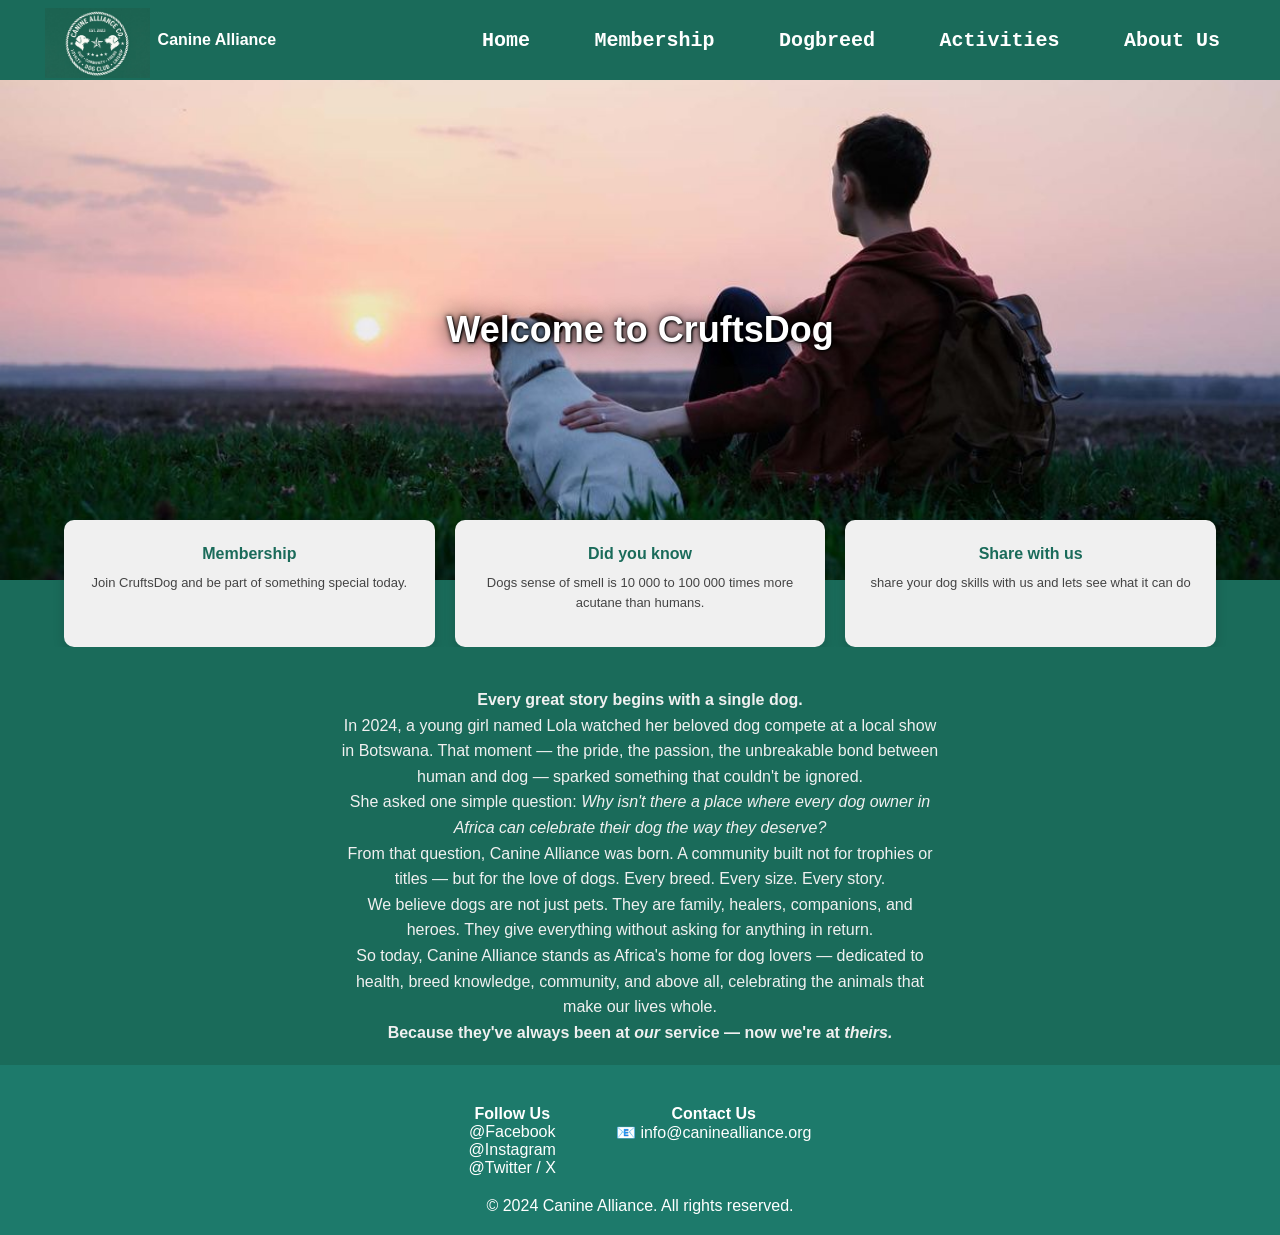
<file: index.html>
<!DOCTYPE html>
<html>
<head>
  <meta charset="utf-8">
  <meta http-equiv="X-UA-Compatible" content="IE=edge">
  <title>Home page - Canine Alliance</title>
  <meta name="description" content="">
  <meta name="viewport" content="width=device-width, initial-scale=1">
  <link rel="stylesheet" href="dogpage.css">
</head>
<body>

<header class="main-header">
  <div class="logo-box">
  <img src="Screenshot 2026-05-05 000600.png" alt="Logo: CruftsDog" class="logo">
  <span class="logo-text">Canine Alliance</span>
  </div>
  </div>
</a>
  <nav>
   <ul class="main-nav-links">
    <a href="index.html">Home</a>
      <a href="Membership.html">Membership</a>
      <a href="Dogbreed.html">Dogbreed</a>
      <a href="Activities.html">Activities</a>
      <a href="About_Us.html">About Us</a>
    </ul>
  </nav>
</header>


<div class="slideshow-container">

  <div class="slide active">
    <img src="slide show 4.jpg" alt="Slide 1">
    <div class="slide-text">
      <h2>Welcome to CruftsDog</h2>
    </div>
  </div>

  <!-- content for the cards  -->
  <div class="cards-container">
    <div class="card">
      <h3>Membership</h3>
      <p>Join CruftsDog and be part of something special today.</p>
    </div>
   
    <div class="card">
      <h3>Did you know</h3>
      <p>Dogs sense of smell is 10 000 to 100 000 times more acutane than humans.</p>
    </div>
   
    <div class="card">
      <h3>Share with us </h3>
      <p>share your dog skills with us and lets see what it can do</p>
    </div>
  </div>

</div>

<!-- About Section -->
<div class="about-section">
<div class="about-text">
  <p><strong>Every great story begins with a single dog.</strong></p>
  <p>In 2024, a young girl named Lola watched her beloved dog compete at a local 
  show in Botswana. That moment — the pride, the passion, the unbreakable bond 
  between human and dog — sparked something that couldn't be ignored.</p>
  <p>She asked one simple question: <em>Why isn't there a place where every dog 
  owner in Africa can celebrate their dog the way they deserve?</em></p>
  <p>From that question, Canine Alliance was born. A community built not for trophies 
  or titles — but for the love of dogs. Every breed. Every size. Every story.</p>
  <p>We believe dogs are not just pets. They are family, healers, companions, 
  and heroes. They give everything without asking for anything in return.</p>
  <p>So today, Canine Alliance stands as Africa's home for dog lovers — dedicated to 
  health, breed knowledge, community, and above all, celebrating the animals 
  that make our lives whole.</p>
  <p><strong>Because they've always been at <em>our</em> service — now we're at <em>theirs.</em></strong></p>
</div>
</div>
<footer class="footer">
  <div class="footer-container">
    <div class="footer-col">
      <h4>Follow Us</h4>
      <p><a href="#">@Facebook</a></p>
      <p><a href="#">@Instagram</a></p>
      <p><a href="#">@Twitter / X</a></p>
    </div>

    <div class="footer-col">
      <h4>Contact Us</h4>
      <p>📧 info@caninealliance.org</p>
    </div>
   </div>

  <div class="footer-bottom">
    <p>&copy 2024 Canine Alliance. All rights reserved.</p>
  </div>

</footer>
</body>
</html>
</file>
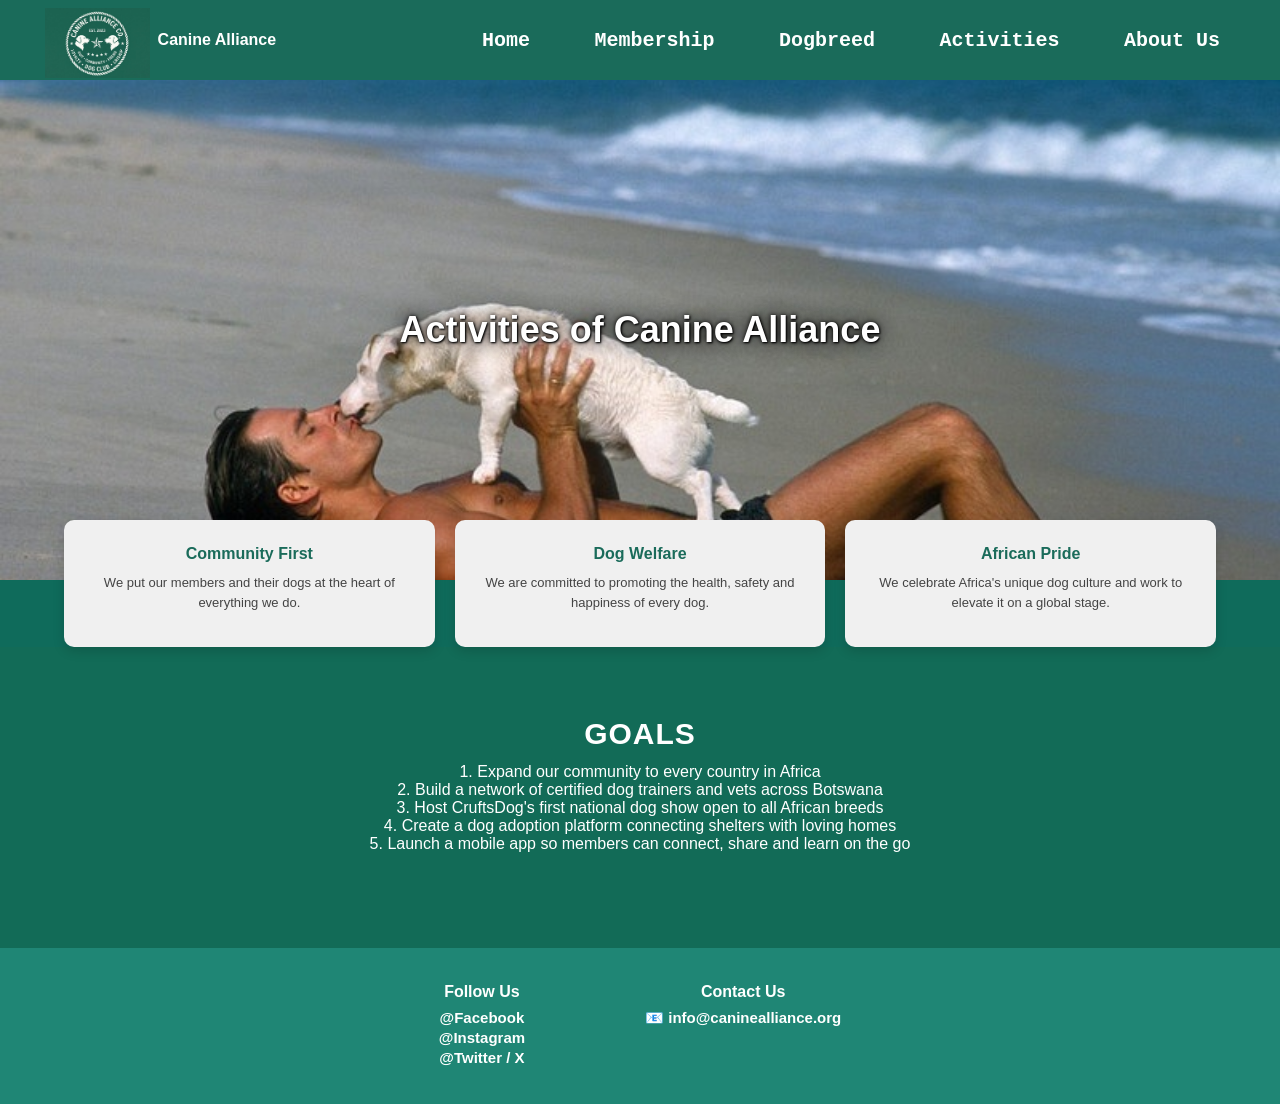
<file: About_Us.html>
<!DOCTYPE html>
<html>
<head>
  <meta charset="utf-8">
  <meta http-equiv="X-UA-Compatible" content="IE=edge">
  <title>About Us - Canine Alliance</title>
  <meta name="description" content="">
  <meta name="viewport" content="width=device-width, initial-scale=1">
  <link rel="stylesheet" href="dogpage.css">
</head>
<body>

<header class="main-header">
  <div class="logo-box">
  <img src="Screenshot 2026-05-05 000600.png" alt="Logo: Canine Alliance" class="logo">
  <span class="logo-text">Canine Alliance</span>
  </div>
  </div>
</a>
  <nav>
   <ul class="main-nav-links">
    <a href="index.html">Home</a>
      <a href="Membership.html">Membership</a>
      <a href="Dogbreed.html">Dogbreed</a>
      <a href="Activities.html">Activities</a>
      <a href="About_Us.html">About Us</a>
    </ul>
  </nav>
</header>

<body>
  <div class="slideshow-container">
    <div class="slide active">
    <img src="slideshow 5.jpg" alt="Slide 1">
    <div class="slide-text">
      <h2>Activities of Canine Alliance</h2>
    </div>
  </div>
  </div>

  <div class="cards-container">
    <div class="card">
          <h3>Community First</h3>
          <p>  We put our members and their dogs at the heart of everything we do.</p>
        </div>

    <div class="card">
          <h3>Dog Welfare</h3>
          <p> We are committed to promoting the health, safety and happiness of every dog.</p>
    </div>

    <div class="card">
          <h3>African Pride</h3>
          <p> We celebrate Africa's unique dog culture and work to elevate it on a global stage.</p>
        </div>
      </div>
  

    <div class="about-goals-section">
        <h2>GOALS</h2>
        <p>1. Expand our community to every country in Africa</p>
        <p>2. Build a network of certified dog trainers and vets across Botswana</p>
        <p>3. Host CruftsDog's first national dog show open to all African breeds</p>
        <p>4. Create a dog adoption platform connecting shelters with loving homes</p>
        <p>5. Launch a mobile app so members can connect, share and learn on the go</p>
      
    </div>
</div>

<footer class="about-footer">
  <div class="about-footer-container">
    <div class="about-footer-social">
      <h4>Follow Us</h4>
      <p><a href="#">@Facebook</a></p>
      <p><a href="#">@Instagram</a></p>
      <p><a href="#">@Twitter / X</a></p>
    </div>

    <div class="about-footer-contact">
      <h4>Contact Us</h4>
      <p>📧 info@caninealliance.org</p>
    </div>
  </div>
</footer>
</body>
</html>
</file>
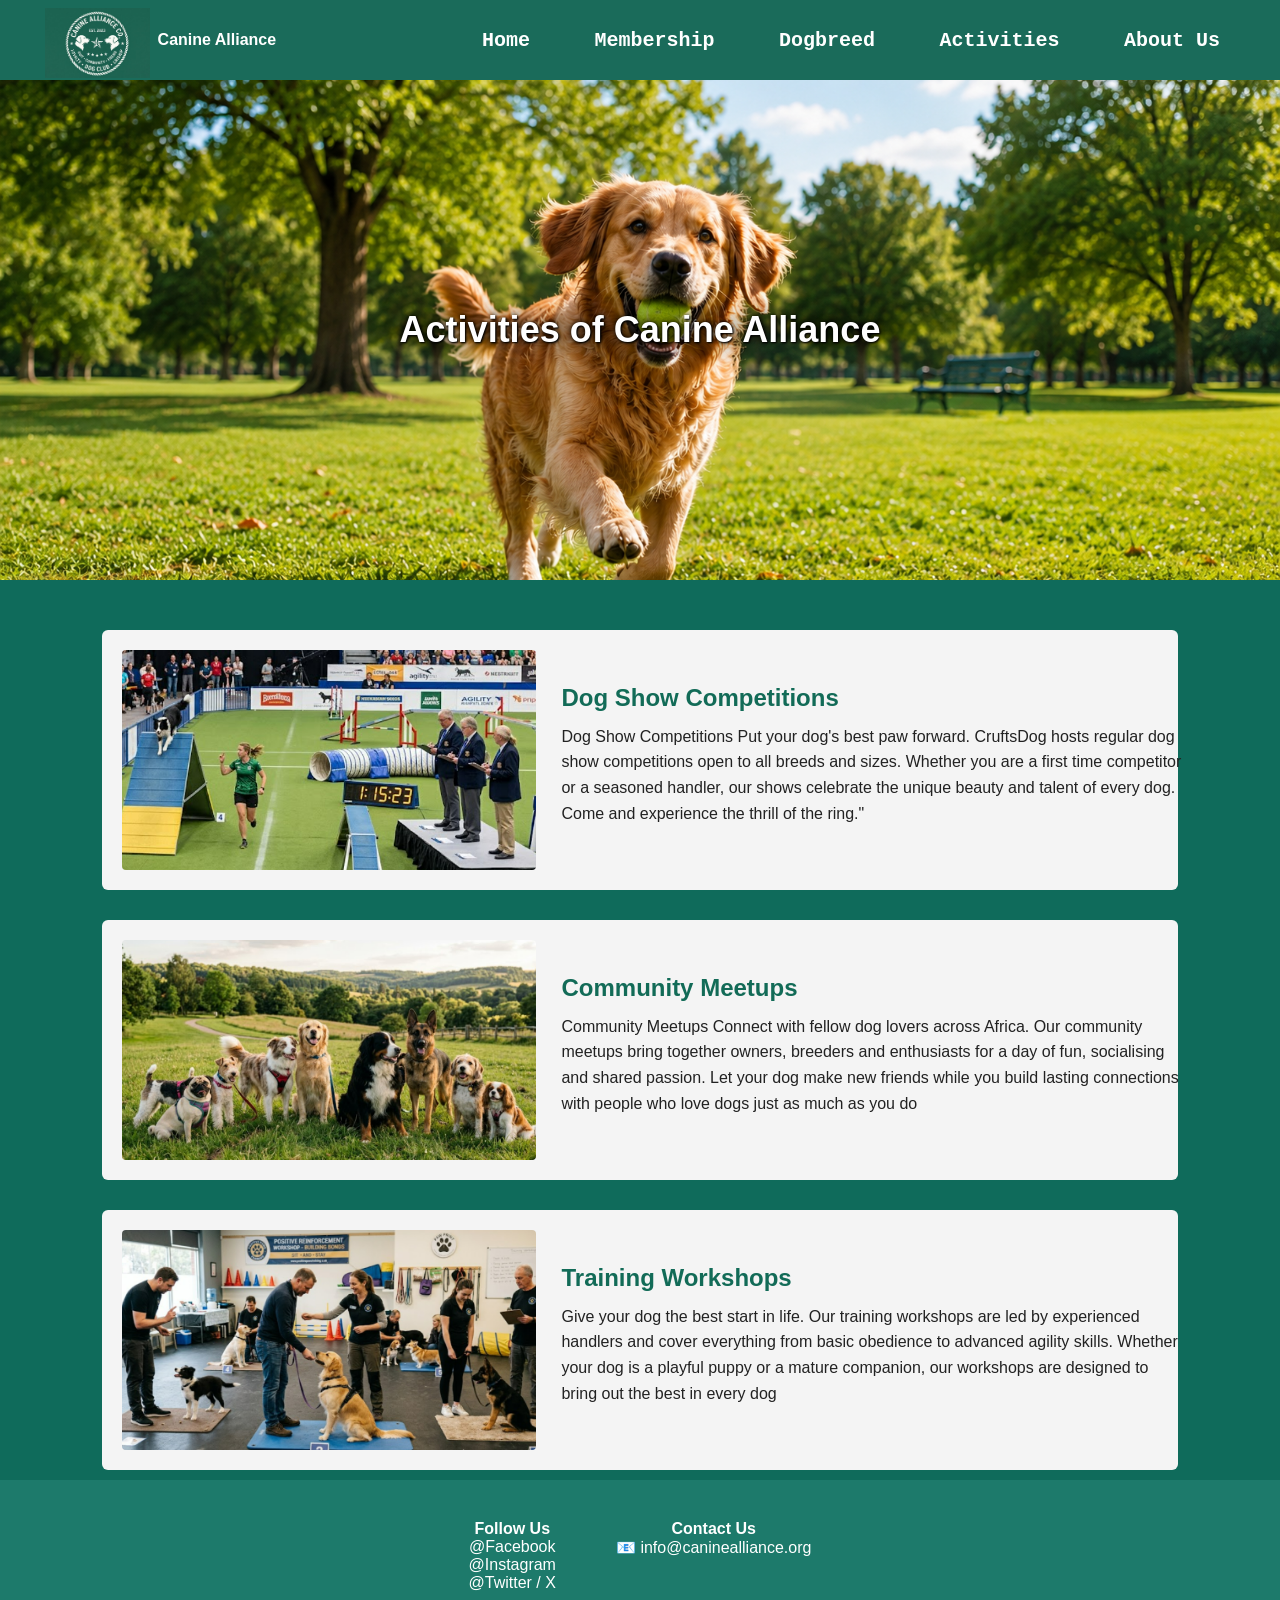
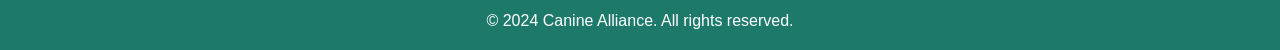
<file: Activities.html>
<!DOCTYPE html>
<html>
<head>
  <meta charset="utf-8">
  <meta http-equiv="X-UA-Compatible" content="IE=edge">
  <title>Home page - Canine Alliance</title>
  <meta name="description" content="">
  <meta name="viewport" content="width=device-width, initial-scale=1">
  <link rel="stylesheet" href="dogpage.css">
</head>
<body>

<header class="main-header">
  <div class="logo-box">
  <img src="Screenshot 2026-05-05 000600.png" alt="Logo: Canine Alliance" class="logo">
  <span class="logo-text">Canine Alliance</span>
  </div>
  </div>
</a>
  <nav>
   <ul class="main-nav-links">
    <a href="index.html">Home</a>
      <a href="Membership.html">Membership</a>
      <a href="Dogbreed.html">Dogbreed</a>
      <a href="Activities.html">Activities</a>
      <a href="About_Us.html">About Us</a>
    </ul>
  </nav>
</header>

<body>
  <div class="slideshow-container">
    <div class="slide active">
    <img src="Activity slide.png" alt="Slide 1">
    <div class="slide-text">
      <h2>Activities of Canine Alliance</h2>
    </div>
  </div>
  </div>

  <section class="activities-list-section">

    <div class="activity-description-panel">
      <img src="Activites 1.png" alt="Dog show competition" class="activity-section-image">

      <div class="activity-text-content">
        <h2>Dog Show Competitions</h2>
        <p>
          Dog Show Competitions
          Put your dog's best paw forward. CruftsDog hosts 
          regular dog show competitions open to all breeds and
          sizes. Whether you are a first time competitor
          or a seasoned handler, our shows celebrate
          the unique beauty and talent of every dog.
          Come and experience the thrill of the ring."
        </p>
      </div>
    </div>

    <div class="activity-description-panel">
      <img src="Activities 2.png" alt="Dog community meetup" class="activity-section-image">
      <div class="activity-text-content">
        <h2>Community Meetups</h2>
        <p>
         Community Meetups
         Connect with fellow dog lovers across Africa. Our community
         meetups bring together owners, breeders and 
         enthusiasts for a day of fun, socialising and shared passion.
         Let your dog make new friends while you build lasting connections         
         with people who love dogs just as much as you do
        </p>
      </div>
    </div>

    <div class="activity-description-panel">
      <img src="Activites 3.png" alt="Dog training workshop" class="activity-section-image">
      <div class="activity-text-content">
        <h2>Training Workshops</h2>
       <p>
         Give your dog the best start in life. Our training workshops are led by experienced
         handlers and cover everything from basic obedience to advanced agility skills.
         Whether your dog is a playful puppy or a mature companion, our 
         workshops are designed to bring out the best in every dog
       </p>
      </div>
    </div>
    
    </section>

<footer class="footer">

  <div class="footer-container">
    <div class="footer-col">
      <h4>Follow Us</h4>
      <p><a href="#">@Facebook</a></p>
      <p><a href="#">@Instagram</a></p>
      <p><a href="#">@Twitter / X</a></p>
    </div>

    <div class="footer-col">
      <h4>Contact Us</h4>
      <p>📧 info@caninealliance.org</p>
    </div>
   </div>

  <div class="footer-bottom">
    <p>&copy 2024 Canine Alliance. All rights reserved.</p>
  </div>

</footer>
</body>
</html>
</file>
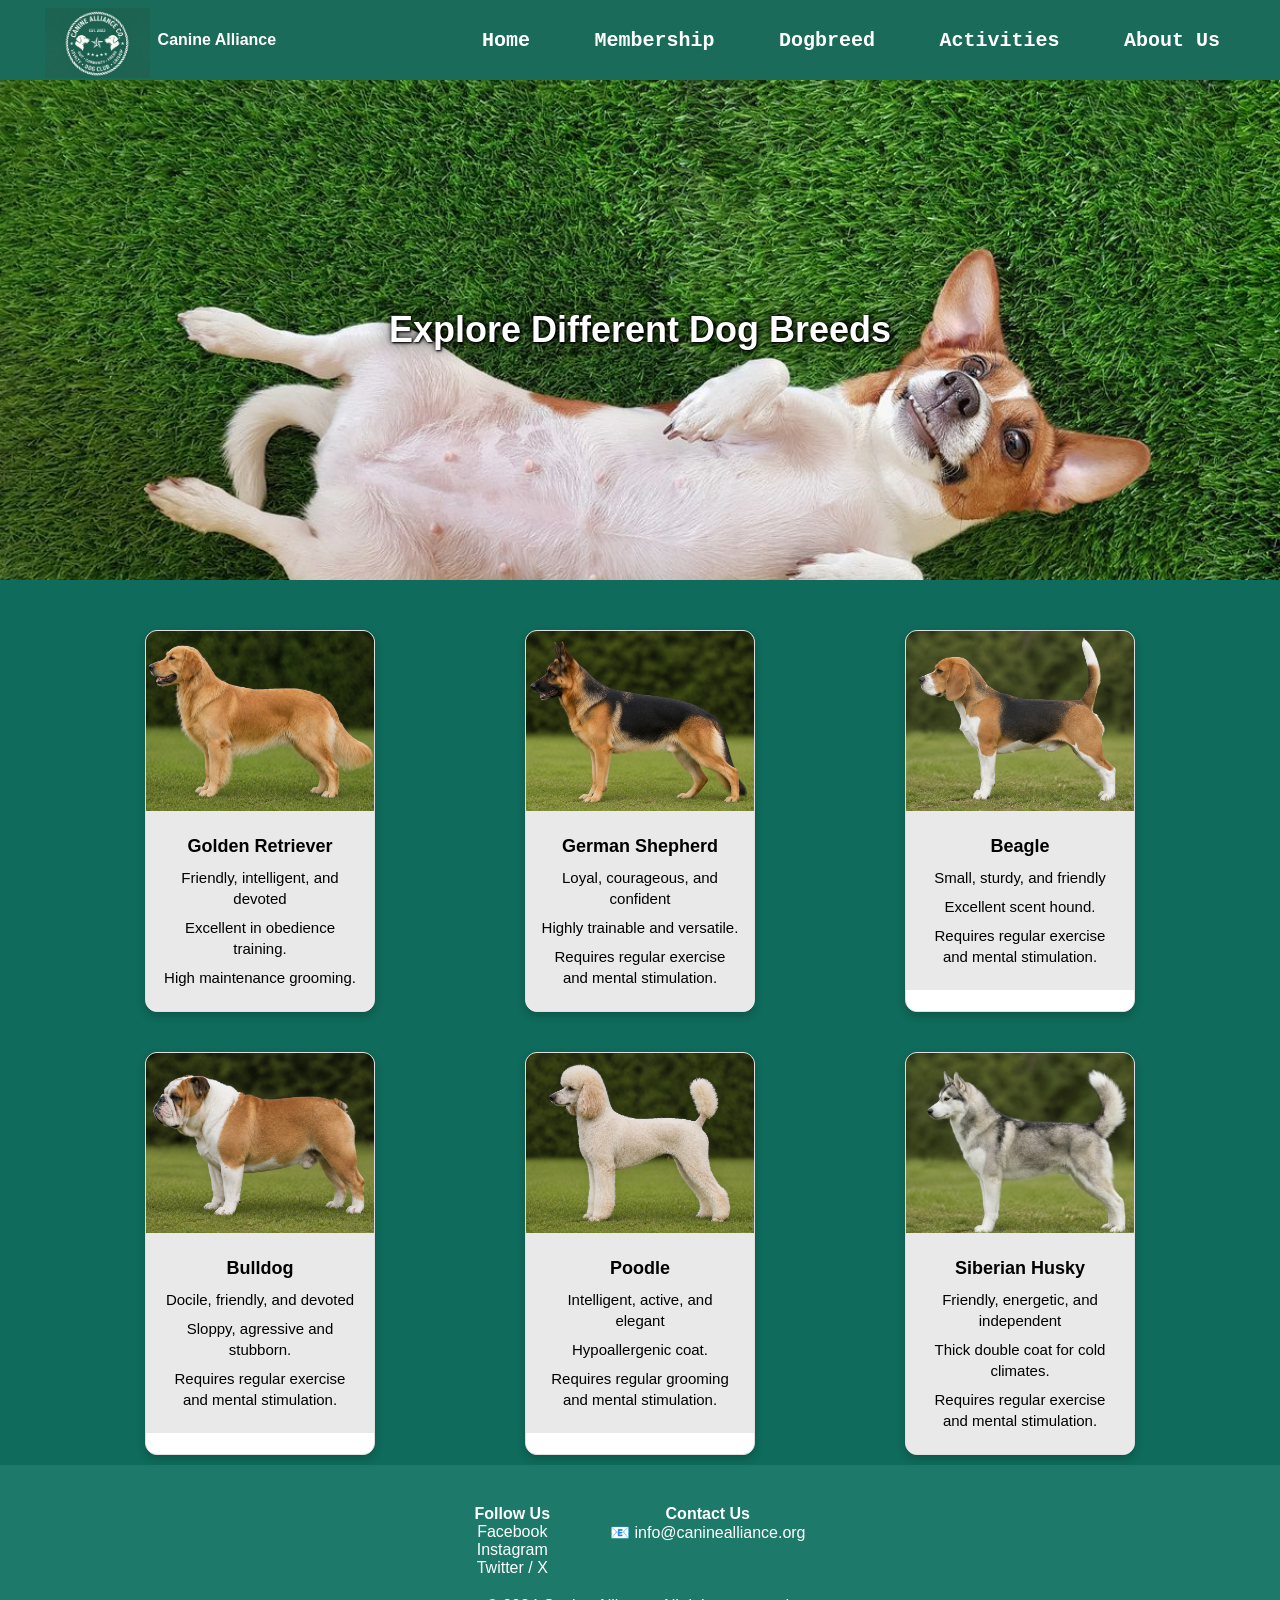
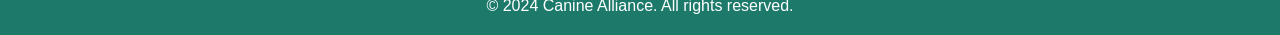
<file: Dogbreed.html>
<html lang="en">
<head>
  <meta charset="utf-8">
  <meta name="viewport" content="width=device-width, initial-scale=1">
  <title>Dog Breeds - Canine Alliance</title>
  <link rel="stylesheet" href="dogpage.css">
</head>

<body>

<header class="main-header">
<div class="logo-box">
<img src="Screenshot 2026-05-05 000600.png" alt="Logo: Canine Alliance" class="logo">
<span class="logo-text">Canine Alliance</span>
  </div>
  </div>
</a>
  <nav>
   <ul class="main-nav-links">
    <a href="index.html">Home</a>
      <a href="Membership.html">Membership</a>
      <a href="Dogbreed.html">Dogbreed</a>
      <a href="Activities.html">Activities</a>
      <a href="About_Us.html">About Us</a>
    </ul>
  </nav>
</header>

<div class="slideshow-container">
<div class="slide active">
    <img src="doggy.jpg" alt="Slide 1">
    <div class="slide-text">
      <h2>Explore Different Dog Breeds</h2>
    </div>
  </div>
</div>

<div class="dog-cards-container">
    <div class="dog-card" >
    <img src="golden retriver.png" alt="Golden Retriever Image"> 
    <div class="card-body">
     <p><strong>Golden Retriever</strong></p>
     <p>Friendly, intelligent, and devoted</p>
     <p>Excellent in obedience training.</p>
     <p>High maintenance grooming.</p>
    </div>
</div>

<div class="dog-card" >
    <img src="german shepard.png" alt="German Shepherd Image">
    <div class="card-body"> 
     <p><strong>German Shepherd</strong></p>
     <p>Loyal, courageous, and confident</p>
     <p>Highly trainable and versatile.</p>
     <p>Requires regular exercise and mental stimulation.</p>
    </div>
</div>  

<div class="dog-card" >
    <img src="beagle.png" alt="Beagle Image"> 
    <div class="card-body">      
     <p><strong>Beagle</strong></p>
     <p>Small, sturdy, and friendly</p>
     <p>Excellent scent hound.</p>
     <p>Requires regular exercise and mental stimulation.</p>
    </div>
</div>

  <div class="dog-card" >
    <img src="bulldog.png" alt="bulldog Image">
    <div class="card-body">
     <p><strong>Bulldog</strong></p>
     <p>Docile, friendly, and devoted</p>
     <p>Sloppy, agressive and stubborn.</p>
     <p>Requires regular exercise and mental stimulation.</p>
    </div>
  </div>

  <div class="dog-card" >
    <img src="poodle.png" alt="Poodle Image">   
    <div class="card-body">
     <p><strong>Poodle</strong></p>
     <p>Intelligent, active, and elegant</p> 
     <p>Hypoallergenic coat.</p>
     <p>Requires regular grooming and mental stimulation.</p>
    </div>
  </div>

  <div class="dog-card">
    <img src="siberian husky.png" alt="Siberian Husky Image">
       <div class="card-body">
       <p><strong>Siberian Husky</strong></p>
       <p>Friendly, energetic, and independent</p>
       <p>Thick double coat for cold climates.</p>
       <p>Requires regular exercise and mental stimulation.</p>  
       </div>
    </div>  
</div>
</div>
    <footer class="footer">

  <div class="footer-container">

    <!-- Social Media platforms i have to link eish  -->
    <div class="footer-col">
      <h4>Follow Us</h4>
      <p><a href="#">Facebook</a></p>
      <p><a href="#">Instagram</a></p>
      <p><a href="#">Twitter / X</a></p>
    </div>

    <!-- Contact -->
    <div class="footer-col">
      <h4>Contact Us</h4>
      <p>📧 info@caninealliance.org</p>
    </div>
   </div>

  <!-- Bottom bar -->
  <div class="footer-bottom">
    <p>&copy 2024 Canine Alliance. All rights reserved.</p>
  </div>

</footer>
</body>
</html>
</file>
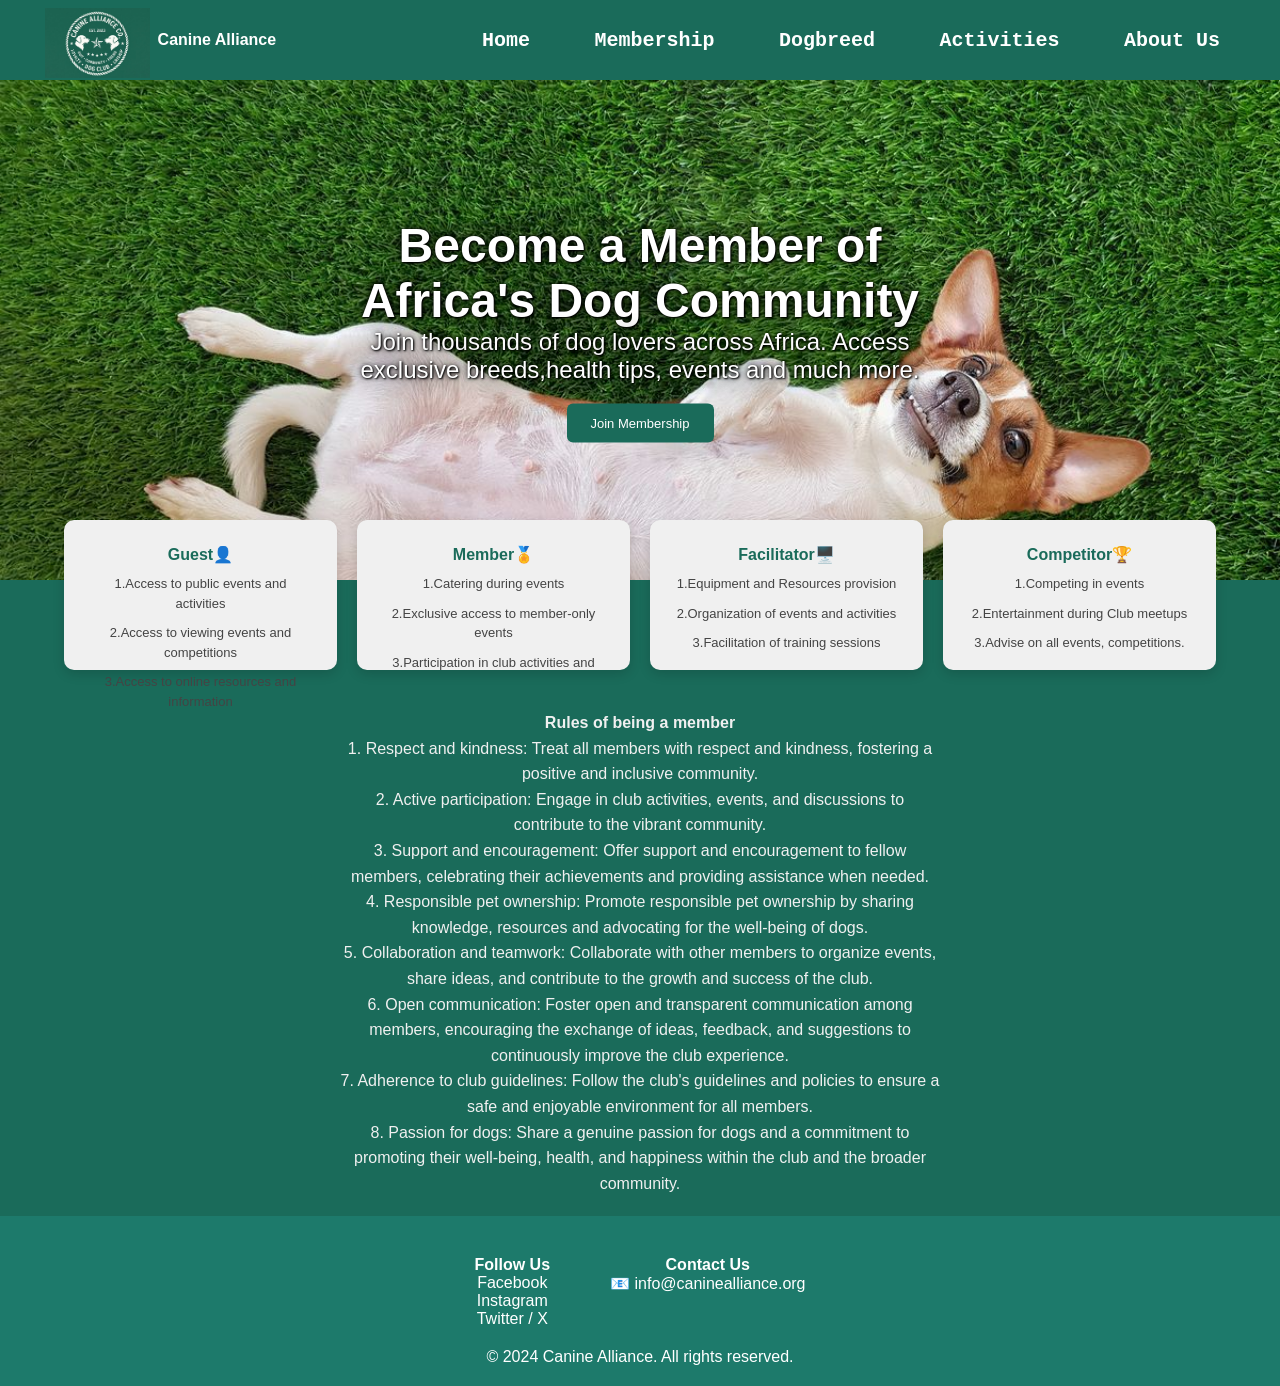
<file: Membership.html>
<!DOCTYPE html>
<html>
<head>
<meta charset="utf-8">
<meta http-equiv="X-UA-Compatible" content="IE=edge">
<title>Membership - Canine Alliance</title>
<meta name="description" content="">
<meta name="viewport" content="width=device-width, initial-scale=1">
<link rel="stylesheet" href="dogpage.css">
          
            
</head>

<body>

<header class="main-header">
<div class="logo-box">
<img src="Screenshot 2026-05-05 000600.png" alt="Logo: Canine Alliance" class="logo">
<span class="logo-text">Canine Alliance</span>
  </div>
  </div>
</a>
  <nav>
   <ul class="main-nav-links">
    <a href="index.html">Home</a>
      <a href="Membership.html">Membership</a>
      <a href="Dogbreed.html">Dogbreed</a>
      <a href="Activities.html">Activities</a>
      <a href="About_Us.html">About Us</a>
    </ul>
  </nav>
</header>


<div class="slideshow-container">
<div class="slide active">
    <img src="doggy.jpg" alt="Slide 1">
    <div class="slide-text">
     <div class="membership-hero">
        <div class="membership-hero-text">
        
        <h1>Become a Member of<br>Africa's Dog Community</h1>
        <p>Join thousands of dog lovers across Africa. Access exclusive breeds,health tips, events and much more.</p>
        <a href="https://docs.google.com/forms/d/e/1FAIpQLScZFPDdDAGtnQoc27yaMTSxDk1kiZkH5l5-5G8iN33KU-aawQ/viewform?usp=header" class="membership-btn" rel="noopener" target="_blank">Join Membership</a>
        </div>
      </div>
     </div>
  </div>

<!-- ── Membership Cards  ── -->

<div class="cards-container">
    <div class="card">
      <h3>Guest👤</h3>
      <p>1.Access to public events and activities</p>
      <p>2.Access to viewing events and competitions</p>
      <p>3.Access to online resources and information</p>
     </div>

  <div class="card">
    <h3>Member🏅</h3>
    <p>1.Catering during events</p>
    <p>2.Exclusive access to member-only events</p>
    <p>3.Participation in club activities and </p>
  </div>

  <div class="card">
    <h3>Facilitator🖥️</h3>
      <p>1.Equipment and Resources provision</p>
      <p>2.Organization of events and activities</p>
      <p>3.Facilitation of training sessions </p>
  </div>

  <div class="card">
    <h3>Competitor🏆</h3>
      <p>1.Competing in events</p>
      <p>2.Entertainment during Club meetups</p>
      <p>3.Advise on all events, competitions.</p>
    </div>
</div>

<div class="about-section">
  <div class="about-text">
   <p><strong>Rules of being a member</strong></p>  
   <p>1. Respect and kindness: Treat all members with respect and kindness, fostering a positive and inclusive community.</p>
   <p>2. Active participation: Engage in club activities, events, and discussions to contribute to the vibrant community.</p>
   <p>3. Support and encouragement: Offer support and encouragement to fellow members, celebrating their achievements and providing assistance when needed.</p>
   <p>4. Responsible pet ownership: Promote responsible pet ownership by sharing knowledge, resources    and advocating for the well-being of dogs.</p>
   <p>5. Collaboration and teamwork: Collaborate with other members to organize events, share ideas, and contribute to the growth and success of the club.</p>
   <p>6. Open communication: Foster open and transparent communication among members, encouraging the  exchange of ideas, feedback, and suggestions to continuously improve the club experience.</p>
   <p>7. Adherence to club guidelines: Follow the club's guidelines and policies to ensure a safe and enjoyable environment for all members.</p>
   <p>8. Passion for dogs: Share a genuine passion for dogs and a commitment to promoting their well-being, health, and happiness within the club and the broader community.</p>
  </div>  
</div>        

<footer class="footer">
  <div class="footer-container">

<div class="footer-col">
  <h4>Follow Us</h4>
    <p><a href="#">Facebook</a></p>
    <p><a href="#">Instagram</a></p>
    <p><a href="#">Twitter / X</a></p>
    </div>

<!-- Contact -->
<div class="footer-col">
    <h4>Contact Us</h4>
    <p>📧 info@caninealliance.org</p>
    </div>
     </div>

<!-- Bottom bar -->
<div class="footer-bottom">
  <p>&copy 2024 Canine Alliance. All rights reserved.</p>
   </div>

</footer>

  </div>

    </body>
</html>
</file>
<file: dogpage.css>
*{
  margin: 0;
  padding: 0;
  box-sizing: border-box;
}

body{
  overflow-x: hidden;
  background-color: #0f6b5b;

  
}

.main-header{
    display: flex;
    align-items: center;
    background-color: #1A6B5A ;
    width:100%;
    justify-content: space-between; /**  spaces out the logo and navigation links **/
    height: 80px;
    position:relative;/*  allows for absolute positioning of the navigation links **/
}
.logo{
    width: auto;
    height: 70px;
    height: 70px;
    margin-top: 5px;
}
.main-nav-links{
   z-index: 1000;
   text-decoration: none;
   padding: 30px;
   margin-left: auto; /**  pushes the links to the right **/
   cursor: pointer;

}

.main-nav-links a{
    text-decoration: none;
    padding: 30px;
    color: #fff;
    font-weight: 600;
    font-family: monospace;
    font-size: x-large;
    
}
.logo-text {
  color: #fff;
  font-size: medium;
  font-weight: 700;
}
.logo-box{
  display: flex;/**  uses flexbox to align the logo and text **/
  align-items: center;/*  vertically centers the logo and text **/
  gap: 8px;/*  adds space between the logo and text **/
  margin-left: 45px;/*  adds space to the right of the logo box **/
}

.slideshow-container {
  position: relative;
  width: 100%;
  overflow: hidden;

}

.slide{
    position: relative;
    width: 100%;
    height: 500px;

}
.slide img {
  display: block;
  width: 100%;
  height:100%;
  object-fit: cover;/*  ensures the image covers the entire slide area without distortion **/
}
.slide-text {
  position: absolute;
  top: 50%;
  left: 50%;
  transform: translateX(-50%) translateY(-50%);
  text-align: center;
  color: #fff;
  font-size: x-large;
  text-shadow: black 1px 1px 2px, black 0 0 25px, black 0 0 5px;
}
.cards-container {
  display: flex;
  justify-content: center;
  gap: 20px;
  width: 90%;
  margin: -60px auto 0 auto;
  position: relative;
  z-index: 20;
  
}
.card {
  background-color: #f0f0f0;
  border-radius: 10px;
  max-height: 150px;
  padding: 25px;
  flex: 1;
  box-shadow: 0 4px 12px rgba(0,0,0,0.15);
  cursor: pointer;
  transition: transform 0.2s ease, box-shadow 0.2s ease;
}

.card:hover {
  transform: translateY(-6px);
  box-shadow: 0 8px 20px rgba(0,0,0,2);
}

.card:active {
  transform: translateY(-5px);
  box-shadow: 0 4px 10px rgba(0,0,0,0.15);
}

.card h3 {
  color: #1A6B5A;
  font-size: medium;
  font-weight: 700;
  margin-bottom: 10px;
  text-align: center;
}

.card p {
  color: #444;
  font-size: small;
  margin-bottom: 10px;
  line-height: 1.5;
  text-align: center;
}

.card a {
  color: #1a6b5a;
  font-weight: 600;
  text-decoration: underline;
}

.about-section {
  margin-top: -120px;
  background-color: #1A6B5A;
  padding: 60px 20px;
  text-align: center;

}
.about-text{
  margin-top: 100px;

}
.about-section h2{
  color: #fff;
  font-size: x-large;
  margin-bottom: 20px;
}
.about-section p{
  color: #f0f0f0;
  font-size: medium;
  max-width: 600px;
  margin: 0 auto;
  line-height: 1.6;
  align-items: right;
}

.footer {
  background-color: #1d7a6b;
  color: #fff;
  text-align: center;
  padding: 20px;
  margin-top: -40px;

}
.footer-container {
  display: flex;
  justify-content: center;
  gap: 60px;
  text-align: center;
  padding: 20px 0;
}

.footer a {
  color: #fff;
  text-decoration: none;
}

.membership-btn {
  display: inline-block;
  padding: 12px 24px;
  background-color: #1A6B5A;
  color: #fff;
  text-decoration: none;
  border-radius: 6px;
  font-size: small;
  text-shadow: none;
  font-family: sans-serif;
  cursor: pointer;
  margin-top: 20px;
}
.membership-btn:hover {
  background-color: #145a4c;
  transform: translateY(-2px);
}

.dog-cards-container {
  display: grid;
  grid-template-columns: repeat(auto-fill, minmax(200px, 1fr));/* creates a responsive grid with a minimum column width of 200px and automatically fills the available space with as many columns as possible */
  gap: 20px;
  padding: 40px 32px;
  max-width: 1200px;
  margin: 0 auto;
}

.dog-card {
  background: #ffffff;
  border: 1px solid #e0e0e0;
  border-radius: 12px;
  overflow: hidden;
  display: flex;
  flex-direction: column;
  transition: transform 0.2s ease, box-shadow 0.2s ease;
}

.dog-card:hover {
  transform: translateY(-4px);
  box-shadow: 0 8px 24px rgba(0, 0, 0, 0.10);
}

/* Page background */
body{
    background-color: #0f6b5b;
    margin: 0;
    font-family: Arial, sans-serif;
}

/* Container for all cards */
.dog-cards-container{
    display: grid;
    grid-template-columns: repeat(3, 1fr);
    gap: 40px;
    justify-items: center;
    padding: 50px;
}

/* Individual card */
.dog-card{
    width: 230px;
    background-color: white;
    text-align: center;
    overflow: hidden;
    box-shadow: 0 4px 10px rgba(0,0,0,0.2);
}

/* Dog images */
.dog-card img{
    width: 100%;
    height: 180px;
    object-fit: cover;
    display: block;
}

/* Text section */
.card-body{
    background-color: #e9e9e9;
    padding: 15px;
}

/* Paragraph styling */
.card-body p{
    margin: 8px 0;
    font-size: 15px;
    line-height: 1.4;
}

/* Breed title */
.card-body strong{
    font-size: 18px;
}

/* ACTIVITIES PAGE */

.activities-page-content {
  background-color: #126b57;
  color: white;
}

.activities-opening-section {
  min-height: 320px;
  background-image: url("activities-background.jpg");
  background-size: cover;
  background-position: center;
  display: flex;
  align-items: center;
  justify-content: center;
}

.activities-opening-overlay {
  background-color: rgba(0, 0, 0, 0.45);
  padding: 40px;
  text-align: center;
  border-radius: 8px;
  max-width: 800px;
}

.activities-opening-overlay h1 {
  font-size: 42px;
  margin-bottom: 15px;
}

.activities-opening-overlay p {
  font-size: 18px;
}

.activities-list-section {
  padding: 50px 8%;
  display: flex;
  flex-direction: column;
  gap: 30px;
}

.activity-description-panel {
  background-color: #f4f4f4;
  color: #222;
  display: grid;
  grid-template-columns: 40% 60%;
  gap: 25px;
  align-items: center;
  padding: 20px;
  border-radius: 6px;
}

.activity-section-image {
  width: 100%;
  height: 220px;
  object-fit: cover;
  border-radius: 4px;
}

.activity-text-content h2 {
  color: #126b57;
  margin-bottom: 12px;
}

.activity-text-content p {
  line-height: 1.6;
  margin-bottom: 10px;
}

/* ABOUT US GOALS SECTION */

.about-goals-section {
  background-color: #126b57;
  color: white;
  text-align: center;
  padding: 70px 20px 95px 20px;
  box-sizing: border-box;
}

.about-goals-section h2 {
  margin: 0 0 12px 0;
  font-size: 30px;
  font-weight: bold;
  letter-spacing: 1px;
}

.about-goals-text {
  max-width: 780px;
  margin: 0 auto;
}

.about-goals-text p {
  margin: 3px 0;
  font-size: 20px;
  line-height: 1.25;
}


/* ABOUT US FOOTER SECTION */

.about-footer {
  background-color: #1f8675;
  color: white;
  padding: 35px 20px;
  box-sizing: border-box;
}

.about-footer-container {
  display: flex;
  justify-content: center;
  align-items: flex-start;
  gap: 120px;
  text-align: center;
}

.about-footer-social h4,
.about-footer-contact h4 {
  margin: 0 0 8px 0;
  font-size: 16px;
  font-weight: bold;
}

.about-footer-social p,
.about-footer-contact p {
  margin: 3px 0;
  font-size: 15px;
  font-weight: bold;
}

.about-footer-social a,
.about-footer-contact a {
  color: white;
  text-decoration: none;
}
</file>
